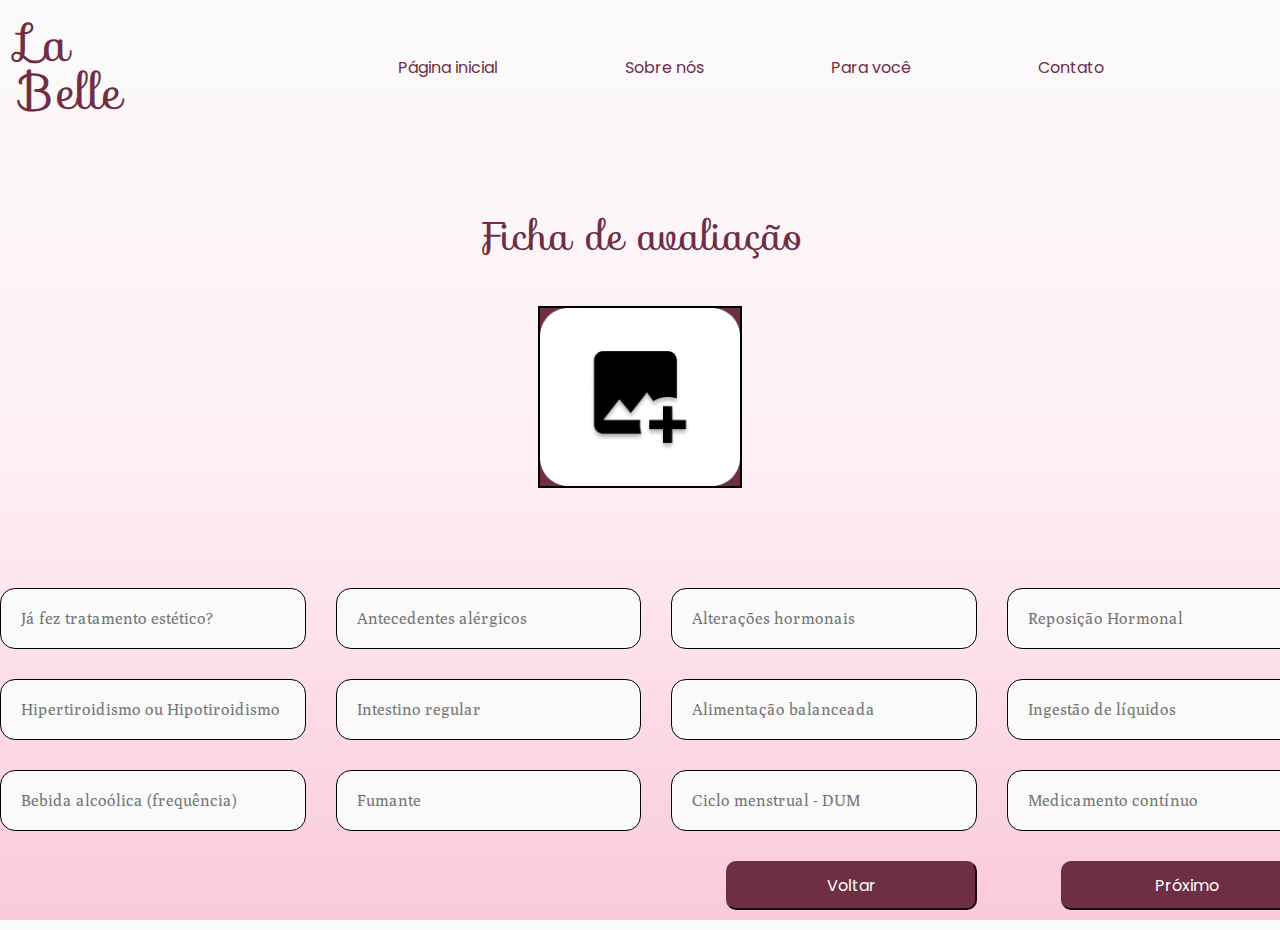
<file: pages/anamnese.html>
<!DOCTYPE html>
<html lang="PT-br">

<head>
    <meta charset="UTF-8">
    <meta name="viewport" content="width=device-width, initial-scale=1.0">
    <link rel="stylesheet" href="../css/reset.css">
    <link rel="stylesheet" href="../css/main.css">
    <link rel="stylesheet" href="../css/style.css">
    <title>Ficha de Anamnese</title>
</head>
<header>

    <span class="logo">La Belle</span>

    <nav class="nav_bar">
        <ul class="menu">
            <li id="link_home"> <a href="">Página inicial</a></li>
            <li id="link_about_us"> <a href="">Sobre nós</a></li>
            <li id="link_for_u"> <a href="">Para você</a></li>
            <li id="link_contact"> <a href="">Contato</a></li>
        </ul>
    </nav>
</header>

<body>

    <main>
        <div class="head_form">
            <h1>Ficha de avaliação</h1>
            <img class="img_anamnese" src="../images/Frame 2.png" alt="Ícone genérico da foto do usuário">
        </div>
        <form action="" method="post">
            <input class="inputs" type="text" placeholder="Já fez tratamento estético?">
            <input class="inputs" type="text" placeholder="Antecedentes alérgicos">
            <input class="inputs" type="text" placeholder="Alterações hormonais">
            <input class="inputs" type="text" placeholder="Reposição Hormonal">
            <input class="inputs" type="text" placeholder="Hipertiroidismo ou Hipotiroidismo">
            <input class="inputs" type="text" placeholder="Intestino regular">
            <input class="inputs" type="text" placeholder="Alimentação balanceada">
            <input class="inputs" type="text" placeholder="Ingestão de líquidos">
            <input class="inputs" type="text" placeholder="Bebida alcoólica (frequência)">
            <input class="inputs" type="text" placeholder="Fumante">
            <input class="inputs" type="text" placeholder="Ciclo menstrual - DUM">
            <input class="inputs" type="text" placeholder="Medicamento contínuo">
            <div class="grid_area_btns">
                <input class="btns btn_back" type="button" value="Voltar">
                <input class="btns btn_next" type="button" value="Próximo">
            </div>
        </form>

    </main>


</body>

</html>
</file>
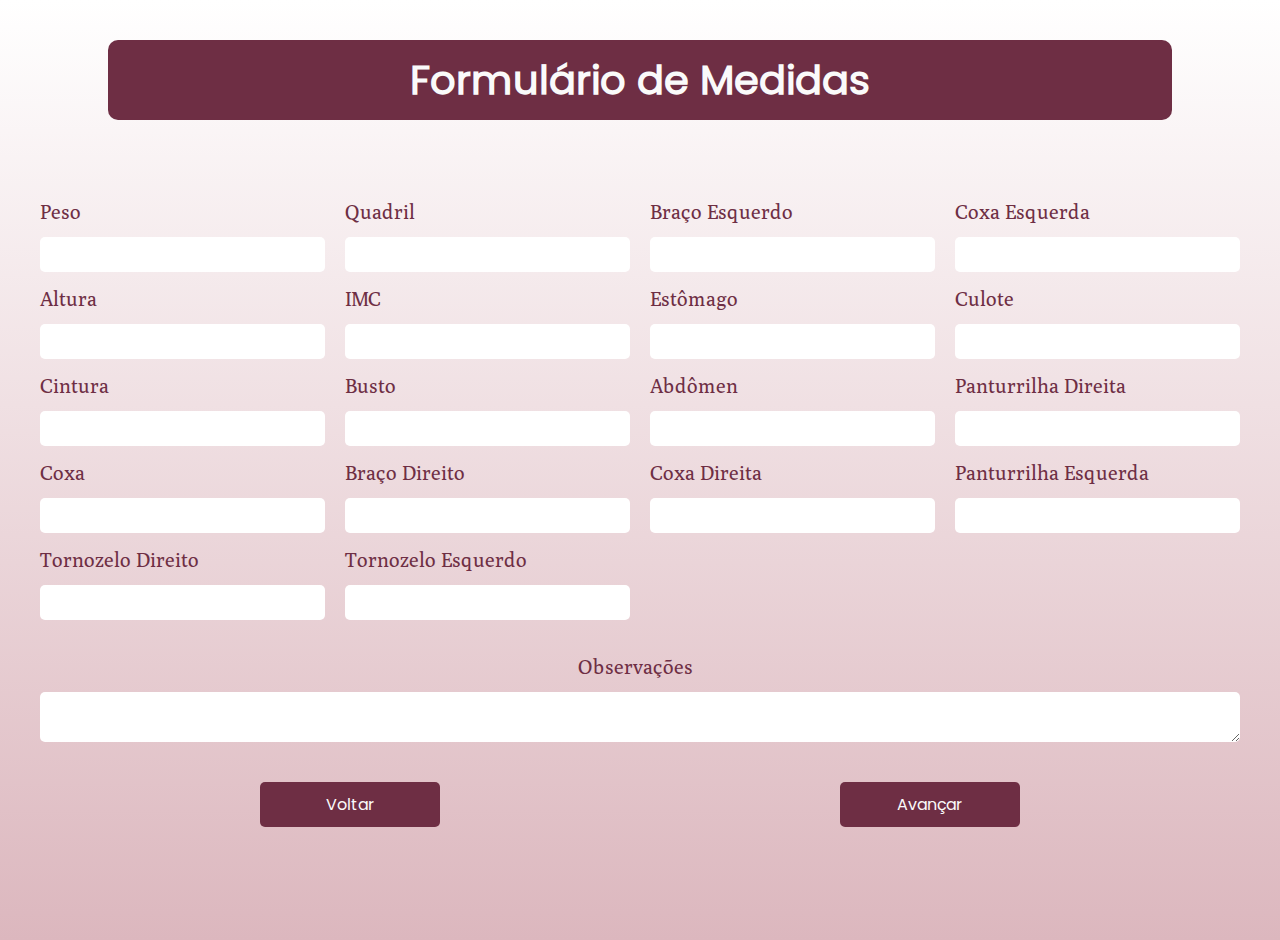
<file: pages/historico-medidas.html>
<!DOCTYPE html>
<html lang="pt-BR">

<head>
    <meta charset="UTF-8">
    <meta name="viewport" content="width=device-width, initial-scale=1.0">
    <title>Tela Medidas</title>
    <link rel="stylesheet" href="../css/reset.css">
    <link rel="stylesheet" href="../css/historico-medidas.css">
    <link rel="stylesheet" href="../css/main.css">
    <title>Medidas Corporais</title>

</head>

<body>

    <main>
        <header>
            <h2>Formulário de Medidas</h2>
        </header>

        <article>
            <section class="form-section">
                <form class="form-container">
                    <fieldset class="form-group">
                        <div class="grid-container">
                            <div class="grid-item">
                                <label for="peso">Peso</label>
                                <input type="number" id="peso" name="peso">
                                <label for="altura">Altura</label>
                                <input type="number" id="altura" name="altura">
                                <label for="cintura">Cintura</label>
                                <input type="number" id="cintura" name="cintura">
                                <label for="coxa">Coxa</label>
                                <input type="number" id="coxa" name="coxa">
                                <label for="tornozelo-direito">Tornozelo Direito</label>
                                <input type="number" id="tornozelo-direito" name="tornozelo-direito">
                            </div>
                            <div class="grid-item">
                                <label for="quadril">Quadril</label>
                                <input type="number" id="quadril" name="quadril">
                                <label for="IMC">IMC</label>
                                <input type="number" id="IMC" name="IMC">
                                <label for="busto">Busto</label>
                                <input type="number" id="busto" name="busto">
                                <label for="braco-direito">Braço Direito</label>
                                <input type="number" id="braco-direito" name="braco-direito">
                                <label for="tornozelo-esquerdo">Tornozelo Esquerdo</label>
                                <input type="number" id="tornozelo-esquerdo" name="tornozelo-esquerdo">
                            </div>
                            <div class="grid-item">
                                <label for="braco-esquerdo">Braço Esquerdo</label>
                                <input type="number" id="braco-esquerdo" name="braco-esquerdo">
                                <label for="estomago">Estômago</label>
                                <input type="number" id="estomago" name="estomago">
                                <label for="abdomen">Abdômen</label>
                                <input type="number" id="abdomen" name="abdomen">
                                <label for="coxa-direita">Coxa Direita</label>
                                <input type="number" id="coxa-direita" name="coxa-direita">
                            </div>
                            <div class="grid-item">
                                <label for="coxa-esquerda">Coxa Esquerda</label>
                                <input type="number" id="coxa-esquerda" name="coxa-esquerda">
                                <label for="culote">Culote</label>
                                <input type="number" id="culote" name="culote">
                                <label for="panturrilha-direita">Panturrilha Direita</label>
                                <input type="number" id="panturrilha-direita" name="panturrilha-direita">
                                <label for="panturrilha-esquerda">Panturrilha Esquerda</label>
                                <input type="number" id="panturrilha-esquerda" name="panturrilha-esquerda">
                            </div>
                        </div>
                    </fieldset>
                </form>
            </section>

            <section class="form-observations">
                <label for="observations">Observações</label>
                <textarea id="observations" name="observations"></textarea>
            </section>

            <section class="form-buttons">
                <button class="button-backward" type="button">Voltar</button>
                <button class="button-forward" type="submit">Avançar</button>
            </section>
        </article>
    </main>
</body>

</html>
</file>
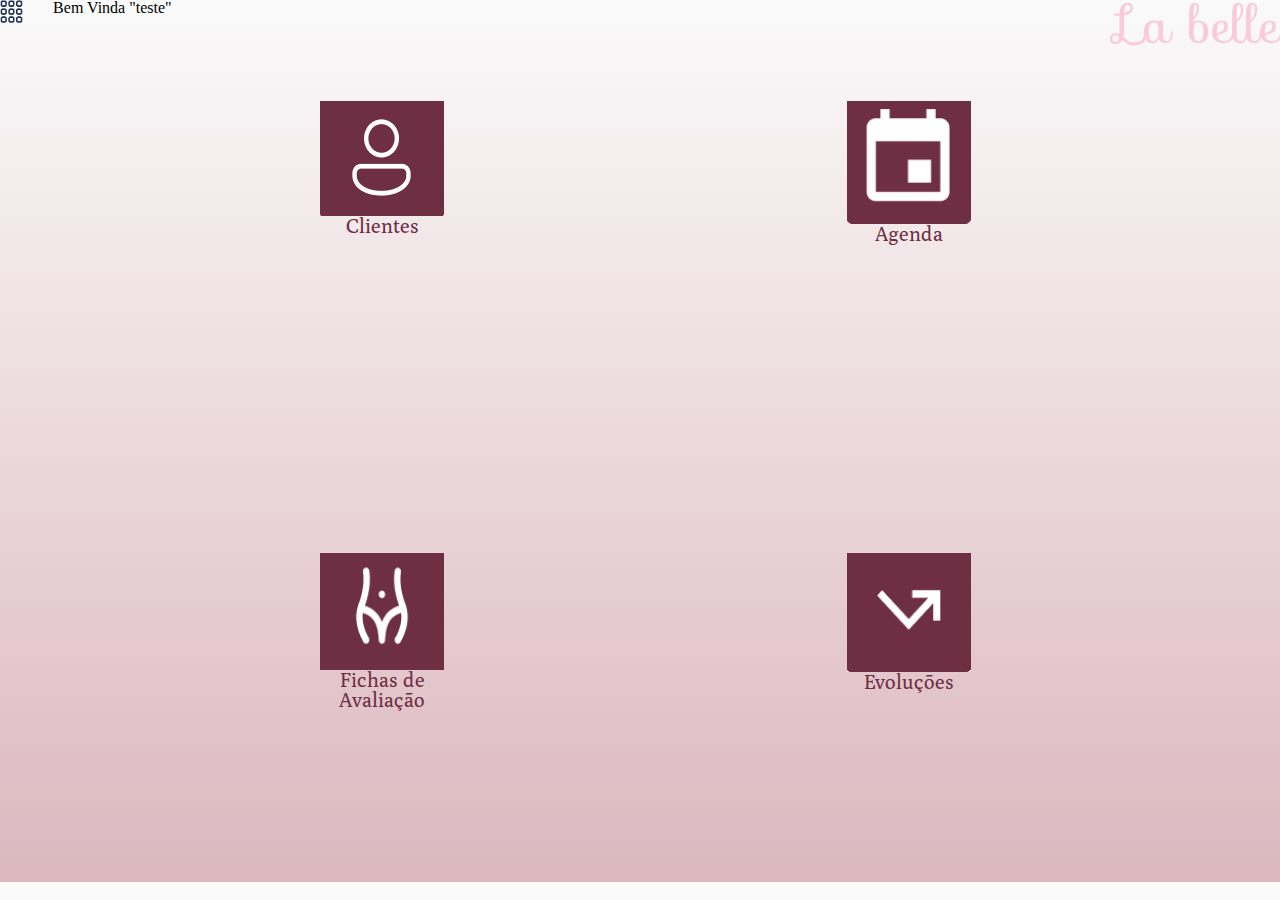
<file: pages/LoginEsteticista.html>
<!DOCTYPE html>
<html lang="PT-BR">

<head>
	<meta charset="UTF-8">
	<meta name="viewport" content="width=device-width, initial-scale=1.0">
	<title>Login Esteticista</title>
	<link rel="stylesheet" href="./../css/reset.css">
	<link rel="stylesheet" href="./../css/main.css">
	<link rel="stylesheet" href="./../css/Esteticistastyle.css">

</head>

<body>

	<header class="Header" id="Header">

		<div id="MenuEsteticista">


			<a href="javascript:void(0);" id="grid-img" onclick="Apareceu()"> <img src="../Icones/Fa-Light.png"
					alt="" style="width: 30%" id="img">  </a>
			<ul id="Lista" style="display: none;">
				
				<li><a href="Configs">Configurações</a> </li>
				<li> <a href="Ajuda">Ajuda</a></li>
				<li><a href="Editar">Editar Cadastro</a></li>
				<li><a href="Excluir">Excluir Conta</a></li>
				<li><a href="Log">Log Out</a></li>
				
			</ul>
			<p id="BoasVindas">Bem Vinda "teste" </p>
			<p id="NomeEsteticista"></p>
		</div>
		<h1>La belle</h1>

	</header>

	<main>

		<div class="Div1">
			<div class="icones"><a href="#" title="Clientes" target="_parent"> <img src="./../Icones/Clientes.png"
						alt="Clientes">Clientes</a></div>
			<div class="icones"><a href="#" title="Agenda" target="_parent"> <img src="./../Icones/Afenda.png"
						alt="Agenda">
					Agenda</a></div>
		</div>

		<div class="Div1">
			<div class="icones"> <a href="#" title="Fichas_de_Avaliação" target="_parent" id="Ficha"> <img
						src="./../Icones/Ficha.png" alt="Fichas"> Fichas de Avaliação</a></div>
			<div class="icones"><a href="#" title="Evoluções" target="_parent"> <img src="./../Icones/Evolucoes.png"
						alt="">
					Evoluções</a></div>
		</div>

	</main>



	<script>

			var lista = document.getElementById("Lista");
			var grid_img = document.getElementById("grid-img");
			var header = document.getElementsByTagName("Header");
			var paragrafo = document.getElementById("BoasVindas");
			paragrafo.style.transform = 'translate(-20%)';
			var img = document.getElementById("img");
			grid_img.style.height = img.style.height;
			grid_img.style.widows = img.style.width;
			var div = document.getElementById("MenuEsteticista");
			div.style.width = "30%";	
			
			if(window.innerWidth <= 600 && paragrafo.style.transform == 'translate(-20%)' && div.style.width === "30%")
			{
				paragrafo.style.transform = "translate(-60%)";
				img.style.width = "30%";
				
				

			}
			else
			{
				 paragrafo.style.transform = 'translate(-20%)';
				 div.style.width = "30%";	
				 

			}
			
			

		function Apareceu() {
			var clicou;
			
			grid_img.style.display = "fixed";
			if (lista.style.display === "none") {
				lista.style.display = "block";
				// img.style.width = "20%";


				paragrafo.style.transform = 'translate(-140%)';

				if(window.innerWidth <= 600 )
				{
					img.style.width = "36px";
					paragrafo.style.transform = 'translate(-10%)';


				}
				else
				{
					img.style.width = "30%";
					 paragrafo.style.transform = 'translate(-46%)';


				}
				
				


			}
			else {
				lista.style.display = "none";
				

				 if(widow.innerWidth <=600)
				 {
				 	img.style.width = "10%";

				 }
				 else
				 {
				 	img.style.width = "100%";
				
				 	paragrafo.style.transform = 'translate(-10%)';
					
				 }
					
				
			}

		}



	</script>

</body>

</html>
</file>
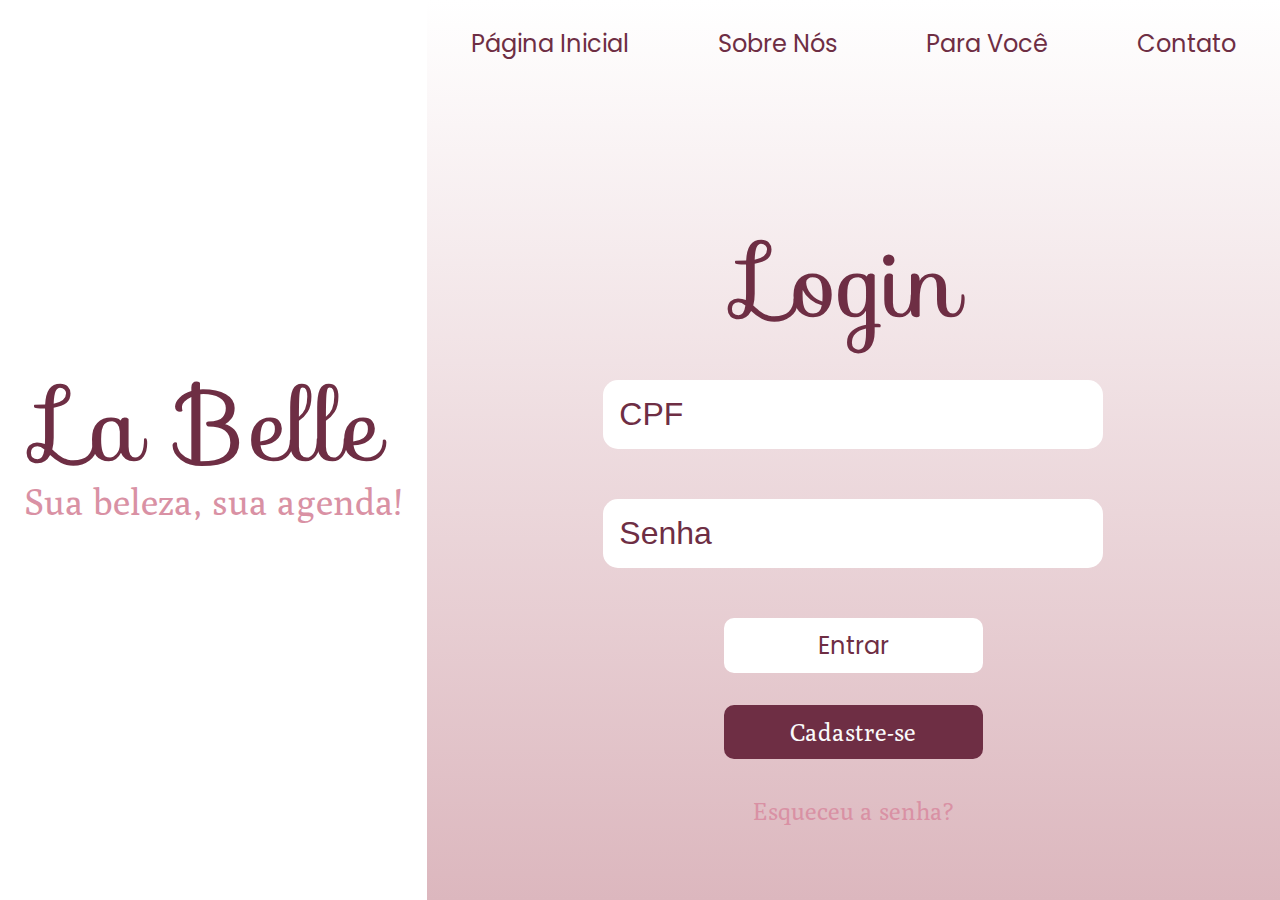
<file: pages/tela-login.html>
<!DOCTYPE html>
<html lang="pt-br">
<head>
    <meta charset="UTF-8">
    <meta name="viewport" content="width=device-width, initial-scale=1.0">
    <title>La Belle - Login</title>
    <link rel="stylesheet" href="./../css/tela-login.css">
    <link rel="stylesheet" href="./../css/main.css">
    <link rel="stylesheet" href="./../css/reset.css ">
</head>
<body>
    <section class="aside">
        <span class="aside-title">La Belle</span>
        <span class="aside-subtitle">Sua beleza, sua agenda!</span>
    </section>
    <main>
        <header>
            <nav>
                <ul>
                    <li><a href="">Página Inicial</a></li>
                    <li><a href="">Sobre Nós</a></li>
                    <li><a href="">Para Você</a></li>
                    <li><a href="">Contato</a></li>
                </ul>
            </nav>
        </header>
        <div>
            <span>Login</span>
            <form action="">
                <input class="form-login" type="text" name="login-nome" id="login-user" placeholder="CPF">
                <input class="form-login" type="password" name="login-senha" id="login-password" placeholder="Senha">
                <input type="submit" value="Entrar">
                <a id="login-form-signin" href="">Cadastre-se</a>
                <a id="login-form-forgot" href="">Esqueceu a senha?</a>
            </form>
        </div>
    </main>
</body>
</html>
</file>
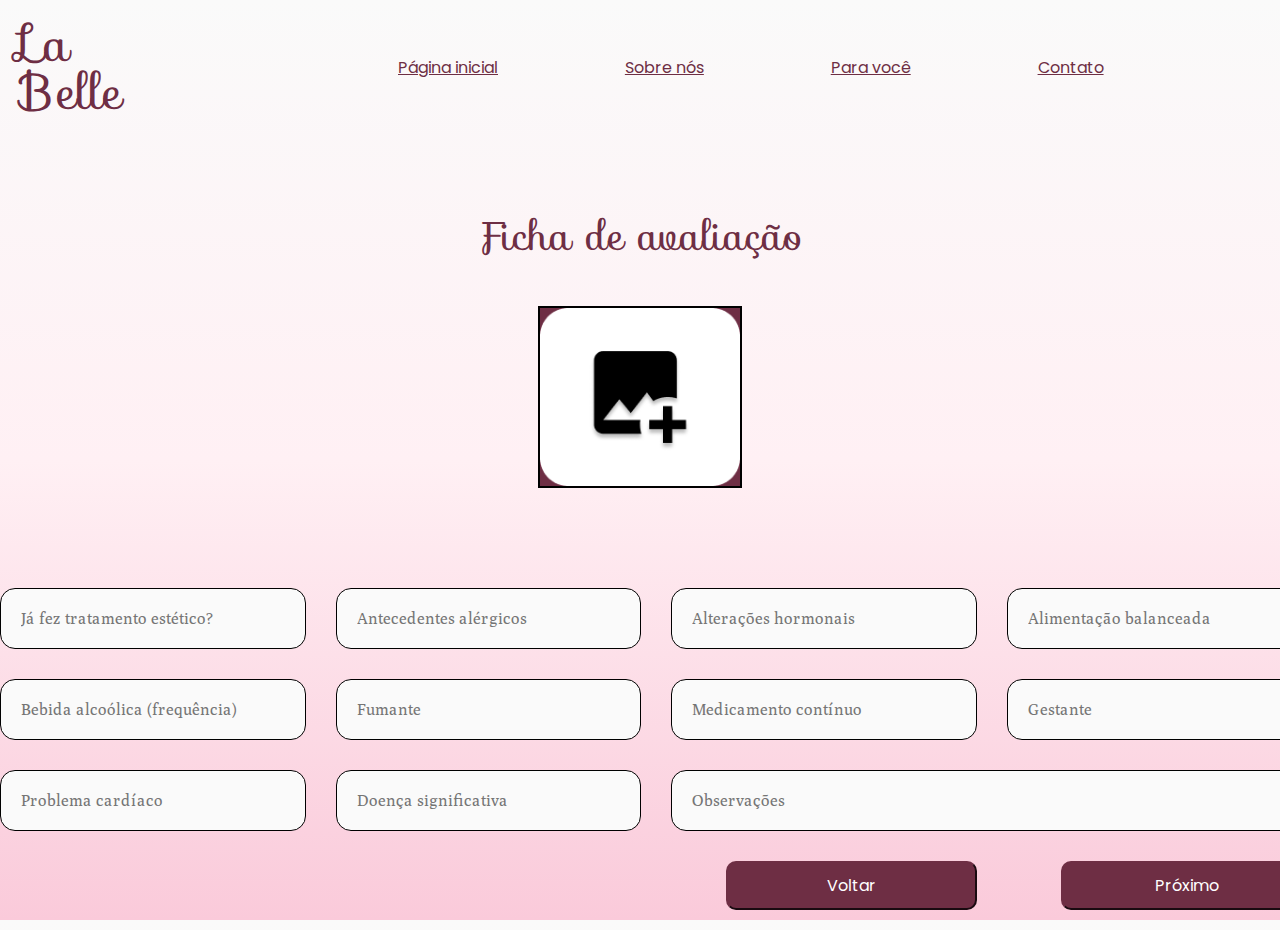
<file: front_model/pages/anamnese.html>
<!DOCTYPE html>
<html lang="PT-br">

<head>
    <meta charset="UTF-8">
    <meta name="viewport" content="width=device-width, initial-scale=1.0">
    <link rel="stylesheet" href="../css/reset.css">
    <link rel="stylesheet" href="../css/main.css">
    <link rel="stylesheet" href="../css/style.css">
    <title>Ficha de Anamnese</title>
</head>
<header>

    <span class="logo">La Belle</span>

    <nav class="nav_bar">
        <ul class="menu">
            <li id="link_home"> <a href="">Página inicial</a></li>
            <li id="link_about_us"> <a href="">Sobre nós</a></li>
            <li id="link_for_u"> <a href="">Para você</a></li>
            <li id="link_contact"> <a href="">Contato</a></li>
        </ul>
    </nav>
</header>

<body>

    <main>
        <div class="head_form">
            <h1>Ficha de avaliação</h1>
            <img class="img_anamnese" src="../images/Frame 2.png" alt="Ícone genérico da foto do usuário">
        </div>
        <form action="" method="post">
            <input class="inputs" type="text" placeholder="Já fez tratamento estético?">
            <input class="inputs" type="text" placeholder="Antecedentes alérgicos">
            <input class="inputs" type="text" placeholder="Alterações hormonais">
            <input class="inputs" type="text" placeholder="Alimentação balanceada">
            <input class="inputs" type="text" placeholder="Bebida alcoólica (frequência)">
            <input class="inputs" type="text" placeholder="Fumante">
            <input class="inputs" type="text" placeholder="Medicamento contínuo">
            <input class="inputs" type="text" placeholder="Gestante">
            <input class="inputs" type="text" placeholder="Problema cardíaco">
            <input class="inputs" type="text" placeholder="Doença significativa">
            <input class="inputs" id="obs" type="text" placeholder="Observações">          

            <div class="grid_area_btns">
                <input class="btns btn_back" type="button" value="Voltar">
                <input class="btns btn_next" type="button" value="Próximo">
            </div>
        </form>

    </main>


</body>

</html>
</file>
<file: css/main.css>
@font-face {
    font-family: "Poly-Regular";
    src: url(../fontes/Poly-Regular.ttf);
}

@font-face {
    font-family: "Poppins-Regular";
    src: url(../fontes/Poppins-Regular.ttf);
}

@font-face {
    font-family: "Sofia-Regular";
    src: url(../fontes/Sofia-Regular.ttf);
}

:root {
    --font-titulo: "Sofia-Regular";
    --font-subtitulo: "Poppins-Regular";
    --font-escrita: "Poly-Regular";
    
    --color-rosa-escuro1: #6E2E44;
    --color-rosa-escuro2: #D991A4;
    --color-rosa-medio: #FACADA;
    --color-rosa-claro1: #FFF0F4;
    --color-branco: #FAFAFA;

    
}
</file>
<file: css/style.css>
body{
    height: 100vh;
    background-image: linear-gradient(var(--color-branco), var(--color-rosa-claro1), var(--color-rosa-medio));    
}

header{
    margin: 20px 0 0 20px;
    display: flex;
    justify-content: space-between;
    align-items: center;    
}

.logo{
   display: flex;
   width: 10%;
   align-items: center;
   font-family: var(--font-titulo);
   font-size: 3rem;
   color: var(--color-rosa-escuro1);
}

.nav_bar{    
    width: 70%;    
}

.menu {
    display: flex;
    justify-content: space-between;    
    width: 80%;  
    font-family: var(--font-subtitulo);    
    font-size: 1rem; 
}

.menu li a {
    color: var(--color-rosa-escuro1);
    font-weight: 550;    
}

.head_form{
    padding: 100px;
    display: flex;
    justify-content: center;
    flex-direction: column;
    align-items: center;
}

h1{
    font-family: var(--font-titulo);
    color: var(--color-rosa-escuro1);
    font-size: 2.5rem;      
}

.img_anamnese{
    margin-top: 50px;
    display: flex;
    width: 200px;
    border: 2px solid #000;
    background: #6E2E44;         
}

form{
    padding-bottom: 20px;
    grid-template-columns: repeat(4, 1fr);
    grid-template-areas:
    ". . . ."
    ". . . ." 
    ". . . ."
    ". . botoes botoes";    
    display: grid;
    margin: auto;
    align-items: center;
    justify-content: center;
    width: 1312px;
    gap: 30px;
}

.inputs{    
    padding: 20px;
    border-radius: 15px;
    border: 0.5px solid var(--Black, #000);
    background: #FAFAFA;
    color: var(--color-rosa-escuro1);
    font-family: var(--font-escrita);
    font-size: 1rem;      
}

.grid_area_btns {
    display: flex;
    justify-content: flex-end;
    grid-area: botoes;
    width: 100%;
    gap: 84px;
}

.btns {
    color: white;
    padding: 10px; 
    width: 251px;
    border-radius: 10px;
    border-color: var(--color-rosa-escuro1);
    background: var(--color-rosa-escuro1);
    font-family: var(--font-subtitulo);
    font-size: 1rem;         
}
</file>
<file: css/historico-medidas.css>
body {
        background-image: linear-gradient(white, #dcb7beff);
        min-height: 100vh;
        font-family: var(--font-escrita);
        font-size: 20px;
    }
    
    header {
        background-color: var(--color-rosa-escuro1);
        padding: 20px;
        text-align: center;
        margin: 40px auto;
        width: 80%;
        border-radius: 10px;
    }
    
    h2 {
        font-family: var(--font-subtitulo);
        font-weight: bold;
        color: var(--color-branco);
        font-size: 40px;
    }
    
    article {
        padding: 20px;
    }
    
    .form-section {
        display: flex;
        justify-content: center;
        margin-top: 20px;
    }
    
    .form-container {
        width: 100%;
        max-width: 1200px;
    }
    
    .form-group {
        display: flex;
        flex-direction: column;
    }
    
    .grid-container {
        display: grid;
        grid-template-columns: repeat(4, 1fr);
        gap: 20px;
    }
    
    .grid-item {
        display: flex;
        flex-direction: column;
    }
    
    label {
        color: var(--color-rosa-escuro1);
        margin-bottom: 15px;
        margin-top: 2px;
        margin-right: 10px;
    }
    
    input[type="number"] {
        padding: 10px;
        border: 1px var(--color-branco);
        border-radius: 5px;
        width: 100%;
        box-sizing: border-box;
        margin-bottom: 15px;
    }
    
    .form-observations {
        display: flex;
        flex-direction: column;
        justify-content: center;
        align-items: center;
        margin-top: 20px;
    }
    
    textarea {
        width: 100%;
        max-width: 1200px;
        padding: 10px;
        border: var(--color-branco);
        border-radius: 5px;
        box-sizing: border-box;
        resize: vertical;
    }
    
    .form-buttons {
        display: flex;
        justify-content: center;
        font-weight: bold;
        align-items: center;
        gap: 25rem;
        margin-top: 40px;
        flex-direction: row;
    }
    
    .button-backward,
    .button-forward {
        height: 45px;
        width: 180px;
        font-family: var(--font-subtitulo);
        font-size: 1rem;
        background-color: var(--color-rosa-escuro1);
        color: var(--color-branco);
        padding: 10px;
        border: none;
        border-radius: 5px;
        cursor: pointer;
    }
    
    .button-backward:hover,
    .button-forward:hover {
        background-color: darken(var(), 10%);
    }
    
    @media (max-width: 1200px) {
        .grid-container {
            grid-template-columns: repeat(3, 1fr);
        }
    }
    
    @media (max-width: 900px) {
        .grid-container {
            grid-template-columns: repeat(2, 1fr);
        }
    }
    
    @media (max-width: 600px) {
        .grid-container {
            grid-template-columns: 1fr;
        }
        .form-buttons {
            flex-direction: column;
            gap: 1rem;
        }
        textarea {
            width: 90%;
        }
    }
</file>
<file: css/Esteticistastyle.css>
body
{   
    width: 100vw;
    BOX-SIZING: border-box;
    height: 98vh;
    
    
    
    background-image: linear-gradient( #FAFAFA ,#dcB7BEFF);


}

a
{
text-decoration: none;
font-family: var(--font-escrita);

color: var(--color-rosa-escuro1);
font-size: 14px;

}



.Header
{   
    display: flex;
    width: 100vw;
   
    border-color: rgb(255, 0, 21);
    border-style: dashed;
    justify-content: space-between;
    align-items: center;


}

Header h1 {

    gap: auto;
    font-size: 50px;
    font-family: var(--font-titulo);
    color: var(--color-rosa-medio);
   justify-self: flex-end;
   
}

#MenuEsteticista
{
    width: 100vw;
    display: flex;
    justify-self: flex-start;


}

.Header div 
{
   


}

.Header img{

 /* width: 50%;
 border-width: 5px;
    /* border-color: rgb(0, 183, 255);
    border-style: dashed; */
    justify-content: space-between; 
    
}


#grid-img 
{   
   
    margin-bottom: 28px;
/*     
    border-color: rgb(49, 190, 79);
    border-style: dashed;
    border-width: 5px; */
    justify-content: space-between;
    width: 20%;     
    display: block;
    
   
}



main{

    display: flex;
  
    width: 80vw;
    justify-content: space-around;
    margin: auto;
    flex-wrap: wrap;
    gap: 30%;
    height: 80%;
    align-items: center;
    margin-left: 25%;
 
     

}

.icones{

    width:60%;
    /* border-radius: 5px;
    border-width: 5px;
    border-color: blue;
    border-style: dashed; */
    

}

.icones a
{
    display: block;
    text-align: center;
    font-size: 20px;
    width: 25%;


    


}

.icones img{
    height: auto;
    display: block;
    width: 100%;
    transform: translateY();


}

.Div1
{
    display: flex;
    width: 100%;
    gap: 30px;



}


#Lista{

    border-radius: 5px;
    margin-left: 15px;
    display: none;
    transform: translateX(-130%)translateY(45%);

}

#BoasVindas
{
    transform: translateX();



}





@media screen and (max-width: 600px)
{

    main{

        gap: 0%;
        margin-left: 10%;

    }

    

    .Div1{
        width: 100%;
       
    }
     
  .icones [title="Fichas_de_Avaliação"] 
  {

    font-size: 15px;

  }

  .Header h1
  {


      font-size: 40px;
  }

  
  .Header img {

    width:80%;

 }

 .Header p{

    font-size: 16px;


}

.icones img{

    width: 400%;
 


}

.icones a
{


    font-size: 16px;
}

body {
    background-image: linear-gradient(white, white);
  }


  /* #MenuEsteticista
{

width: 20%;
height: 10%;;

} */

#Lista{
    transform: translateX(-97%)translateY(40%)


}

.Header
{
    width: 100vw;


}

#grid-img
{
    width:170%;
}

ul a{
font-size: 10px;


}
}
</file>
<file: css/tela-login.css>
body {
    display: grid;
    width: 100vw;
    height: 100vh;
    grid-template-columns: 1fr 2fr;
}

a {
    text-decoration: none;
}

li a {
    font-family: var(--font-subtitulo);
    font-size: 1.5rem;
    color: var(--color-rosa-escuro1);

}

form {
    display: flex;
    flex-direction: column;
    align-items: center;
}



main {
    display: flex;
    flex-direction: column;
    gap: 100px;
    background-image: linear-gradient(white,#dcb7beff);
}

main ul {
    display: flex;
    justify-content: space-around;
    margin-top: 2rem;

}
main div span {
    display: flex;
    flex-direction: column;
    align-items: center;
    margin-top: 5rem;
    margin-bottom: 3rem;
    
    font-family: var(--font-titulo);
    font-size: 6rem;
    color: var(--color-rosa-escuro1);

}

.aside {
    display: flex;
    text-align: center;
    justify-content: center;
    flex-direction: column;
    gap: 0.5rem;
}

.aside-title {
    font-family: var(--font-titulo);
    font-size: 6rem;
    color: var(--color-rosa-escuro1);
}

.aside-subtitle {
        font-family: var(--font-escrita);
        font-size: 2.25rem;
        color: var(--color-rosa-escuro2);
}

.form-login {
    width: 468px;
    font-size: 2rem;
    border: none;
    outline: none;
    border-radius: 15px;
    padding: 1rem;
}

::placeholder{
    color: var(--color-rosa-escuro1);
}

input:nth-child(2){
    margin-top: 50px;
}

input:nth-child(3) {
    border: none;
    border-radius: 10px;
    margin-top: 50px;
    font-size: 1.5rem;
    width: 259px;
    padding: 10px;
    margin-bottom: 2rem;
    font-family: var(--font-subtitulo);

    background-color: white;
    color: var(--color-rosa-escuro1);
}

form a {
    font-size: 1.5rem;
    font-family: var(--font-escrita);
}

#login-form-signin{
    width: 259px;
    text-align: center;
    border-radius: 10px;
    padding: 15px 0 15px 0;
    margin-bottom: 40px;
    color: #FAFAFA;
    background-color: var(--color-rosa-escuro1);
}

#login-form-forgot {
    color: var(--color-rosa-escuro2);
}
</file>
<file: front_model/css/main.css>
@font-face {
    font-family: "Poly-Regular";
    src: url(../fontes/Poly-Regular.ttf);
}

@font-face {
    font-family: "Poppins-Regular";
    src: url(../fontes/Poppins-Regular.ttf);
}

@font-face {
    font-family: "Sofia-Regular";
    src: url(../fontes/Sofia-Regular.ttf);
}

:root {
    --font-titulo: "Sofia-Regular";
    --font-subtitulo: "Poppins-Regular";
    --font-escrita: "Poly-Regular";
    
    --color-rosa-escuro1: #6E2E44;
    --color-rosa-escuro2: #D991A4;
    --color-rosa-medio: #FACADA;
    --color-rosa-claro1: #FFF0F4;
    --color-branco: #FAFAFA;

    
}
</file>
<file: front_model/css/style.css>
body{
    height: 100vh;
    background-image: linear-gradient(var(--color-branco), var(--color-rosa-claro1), var(--color-rosa-medio));    
}

header{
    margin: 20px 0 0 20px;
    display: flex;
    justify-content: space-between;
    align-items: center;    
}

.logo{
   display: flex;
   width: 10%;
   align-items: center;
   font-family: var(--font-titulo);
   font-size: 3rem;
   color: var(--color-rosa-escuro1);
}

.nav_bar{    
    width: 70%;    
}

.menu {
    display: flex;
    justify-content: space-between;    
    width: 80%;  
    font-family: var(--font-subtitulo);    
    font-size: 1rem; 
}

.menu li a {
    color: var(--color-rosa-escuro1);
    font-weight: 550;    
}

.head_form{
    padding: 100px;
    display: flex;
    justify-content: center;
    flex-direction: column;
    align-items: center;
}

h1{
    font-family: var(--font-titulo);
    color: var(--color-rosa-escuro1);
    font-size: 2.5rem;      
}

.img_anamnese{
    margin-top: 50px;
    display: flex;
    width: 200px;
    border: 2px solid #000;
    background: #6E2E44;         
}

form{
    padding-bottom: 20px;
    grid-template-columns: repeat(4, 1fr);
    grid-template-areas:
    ". . . ."
    ". . . ." 
    ". . obs obs"
    ". . botoes botoes";   
    display: grid;
    margin: auto;
    align-items: center;
    justify-content: center;
    width: 1312px;
    gap: 30px;
}

.inputs{    
    padding: 20px;
    border-radius: 15px;
    border: 0.5px solid var(--Black, #000);
    background: #FAFAFA;
    color: var(--color-rosa-escuro1);
    font-family: var(--font-escrita);
    font-size: 1rem;      
}

#obs {
    grid-area: obs;
}

.grid_area_btns {
    display: flex;
    justify-content: flex-end;
    grid-area: botoes;
    width: 100%;
    gap: 84px;
}

.btns {
    color: white;
    padding: 10px; 
    width: 251px;
    border-radius: 10px;
    border-color: var(--color-rosa-escuro1);
    background: var(--color-rosa-escuro1);
    font-family: var(--font-subtitulo);
    font-size: 1rem;         
}
</file>
